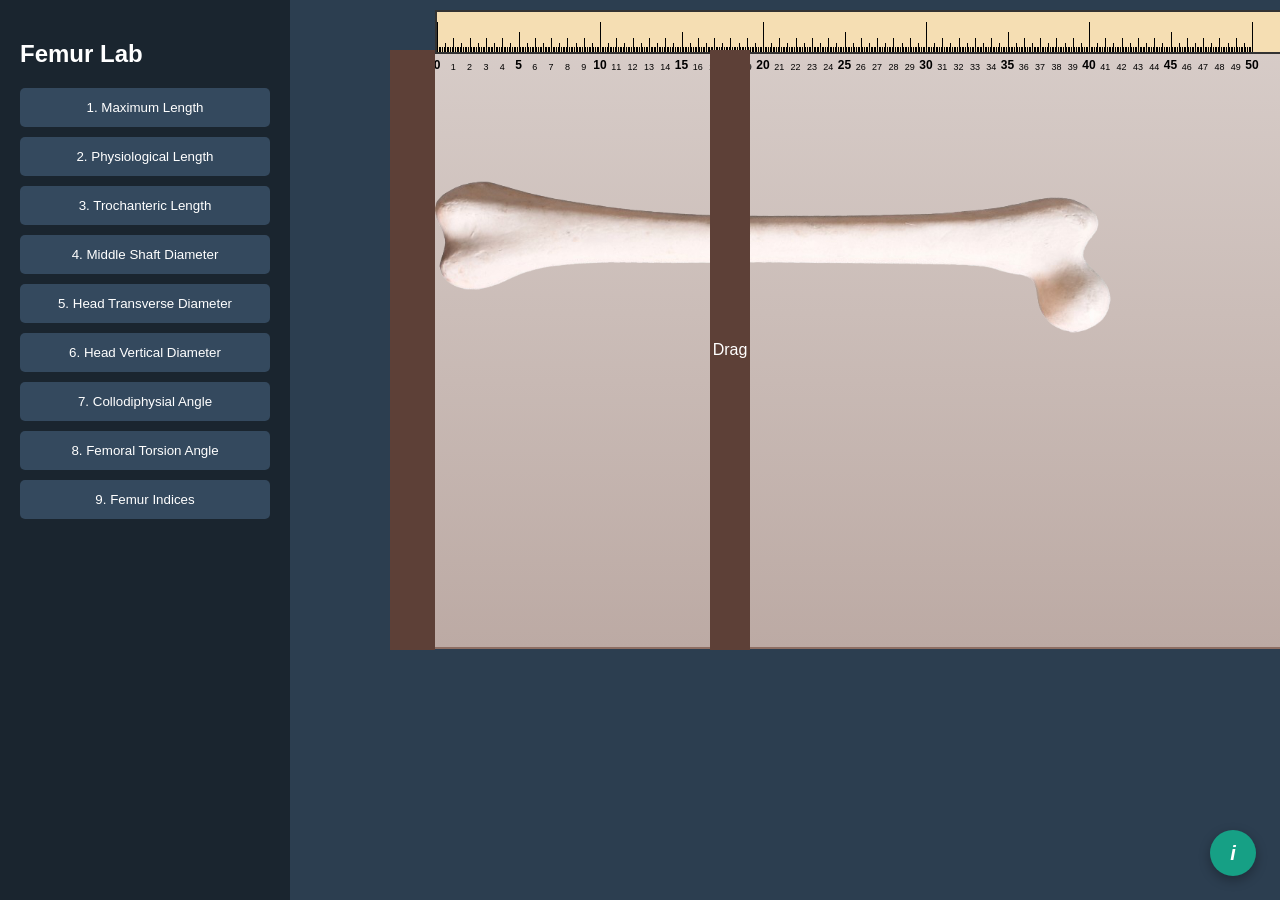
<file: simulation/index.html>
<!DOCTYPE html>
<html lang="en">
<head>
    <meta charset="UTF-8">
    <title>Osteometry of Femur Simulation</title>
    <meta name="viewport" content="width=device-width, initial-scale=1.0">
    <link rel="stylesheet" href="css/femur.css">
</head>
<body>

<!-- ================= SIDEBAR ================= -->
<div id="sidebar">
    <h2>Femur Lab</h2>

    <button class="nav-btn active" onclick="setMode('max_length', event)">
        1. Maximum Length
    </button>

    <button class="nav-btn" onclick="setMode('physio_length', event)">
        2. Physiological Length
    </button>

    <button class="nav-btn" onclick="setMode('troch_length', event)">
        3. Trochanteric Length
    </button>

    <button class="nav-btn" onclick="setMode('shaft_diam', event)">
        4. Middle Shaft Diameter
    </button>

    <button class="nav-btn" onclick="setMode('head_trans', event)">
        5. Head Transverse Diameter
    </button>

    <button class="nav-btn" onclick="setMode('head_vert', event)">
        6. Head Vertical Diameter
    </button>

    <button class="nav-btn" onclick="setMode('angle_neck', event)">
        7. Collodiphysial Angle
    </button>

    <button class="nav-btn" onclick="setMode('angle_torsion', event)">
        8. Femoral Torsion Angle
    </button>

        <button class="nav-btn" onclick="setMode('femur_indices', event)">
        9. Femur Indices
    </button>

</div>

<!-- ================= WORKSPACE ================= -->
<div id="workspace">

    <!-- FEMUR IMAGE -->
    <img id="bone" src="images/femur.png" alt="Femur Bone">

    <!-- Osteometric Board -->
    <div id="tool-board">
        <div id="fixed-wall" class="board-wall"></div>
        <div id="board-surface"></div>
        <div id="movable-wall" class="board-wall">Drag</div>
        
        <div id="scale">
    <!-- ticks will be generated by JS -->
        </div>
    </div>

    <!-- REALISTIC SLIDING CALIPER -->
    <div id="tool-caliper">

        <!-- Main scale -->
        <div id="caliper-body">

            <!-- fixed jaw -->
            <div class="jaw fixed-jaw">
                <div class="jaw-top"></div>
                <div class="jaw-bottom"></div>
            </div>

            <!-- ruler -->
            <div id="caliper-ruler">

                <div class="caliper-scale"></div>

            </div>
            <!-- movable slider -->
            <div class="slider" id="caliper-slider">

                <div class="jaw movable-jaw">
                    <div class="jaw-top"></div>
                    <div class="jaw-bottom"></div>
                </div>

                <div class="slider-body"></div>

            </div>

        </div>

    </div>

    <!-- REALISTIC GONIOMETER -->
    <div id="tool-goniometer">

        <div id="goniometer">

            <!-- Protractor -->
            <div id="gonio-protractor">

                <!-- scale markings generated by JS -->
                <div id="gonio-scale"></div>

            </div>

            <!-- center pivot -->
            <div class="gonio-center" id="gonio-center"></div>

            <!-- fixed arm -->
            <div class="gonio-arm fixed-arm" id="gonio-arm-1"></div>

            <!-- movable arm -->
            <div class="gonio-arm movable-arm" id="gonio-arm-2"></div>

        </div>

    </div>

</div>

<!-- ================= FEMUR INDICES ================= -->
<div id="tool-indices">

    <h2>Femur Indices Calculator</h2>

    <!-- ===================================== -->
    <!-- Shaft Slenderness Index -->
    <!-- ===================================== -->

    <div class="index-block">

        <h3>Shaft Slenderness Index</h3>
        <div class="formula-title">
            Formula:
            <span class="formula-text">
                Middle Shaft Diameter × 100 / Maximum Length
            </span>
        </div>

        <div class="formula">

            <div class="fraction">

                <span class="top">
                    <input type="number"
                           id="slender_num1"
                           placeholder="____"
                           step="0.01">

                    × 100
                </span>

                <span class="bottom">
                    <input type="number"
                           id="slender_den1"
                           placeholder="____"
                           step="0.01">
                </span>

            </div>

            =

            <input type="text"
                   id="ans_slender_max"
                   readonly>

        </div>

    </div>

    <!-- ===================================== -->
    <!-- Shaft Slenderness Index Physiological -->
    <!-- ===================================== -->

    <div class="index-block">

        <h3>Shaft Slenderness Index (Physiological Length)</h3>

        <div class="formula-title">
            Formula:
            <span class="formula-text">
                Middle Shaft Diameter × 100 / Physiological Length
            </span>
        </div>
        <div class="formula">

            <div class="fraction">

                <span class="top">

                    <input type="number"
                           id="slender_num2"
                           placeholder="____"
                           step="0.01">

                    × 100

                </span>

                <span class="bottom">

                    <input type="number"
                           id="slender_den2"
                           placeholder="____"
                           step="0.01">

                </span>

            </div>

            =

            <input type="text"
                   id="ans_slender_phys"
                   readonly>

        </div>

    </div>

    <!-- ===================================== -->
    <!-- Physiological to Maximum -->
    <!-- ===================================== -->

    <div class="index-block">

        <h3>Physiological to Maximum Length Index</h3>
        <div class="formula-title">
            Formula:
            <span class="formula-text">
                Physiological Length × 100 / Maximum Length
            </span>
        </div>

        <div class="formula">

            <div class="fraction">

                <span class="top">

                    <input type="number"
                           id="phys_num"
                           placeholder="____"
                           step="0.01">

                    × 100

                </span>

                <span class="bottom">

                    <input type="number"
                           id="phys_den"
                           placeholder="____"
                           step="0.01">

                </span>

            </div>

            =

            <input type="text"
                   id="ans_phys_max"
                   readonly>

        </div>

    </div>

    <!-- ===================================== -->
    <!-- Trochanteric Proportion Max -->
    <!-- ===================================== -->

    <div class="index-block">

        <h3>Trochanteric Proportion Index (Max Length)</h3>
        <div class="formula-title">
            Formula:
            <span class="formula-text">
                Trochanteric Length × 100 / Maximum Length
            </span>
        </div>
        <div class="formula">

            <div class="fraction">

                <span class="top">

                    <input type="number"
                           id="troch_num1"
                           placeholder="____"
                           step="0.01">

                    × 100

                </span>

                <span class="bottom">

                    <input type="number"
                           id="troch_den1"
                           placeholder="____"
                           step="0.01">

                </span>

            </div>

            =

            <input type="text"
                   id="ans_troch_max"
                   readonly>

        </div>

    </div>

    <!-- ===================================== -->
    <!-- Trochanteric Proportion Physiological -->
    <!-- ===================================== -->

    <div class="index-block">

        <h3>Trochanteric Proportion Index (Physiological Length)</h3>
        <div class="formula-title">
            Formula:
            <span class="formula-text">
                Trochanteric Length × 100 / Physiological Length
            </span>
        </div>

        <div class="formula">

            <div class="fraction">

                <span class="top">

                    <input type="number"
                           id="troch_num2"
                           placeholder="____"
                           step="0.01">

                    × 100

                </span>

                <span class="bottom">

                    <input type="number"
                           id="troch_den2"
                           placeholder="____"
                           step="0.01">

                </span>

            </div>

            =

            <input type="text"
                   id="ans_troch_phys"
                   readonly>

        </div>

    </div>
    </div> 
   <div id="femurIndexFeedback" style="margin-top:20px;"></div>
</div>

<!-- ================= CONTROLS ================= -->
<div id="controls">
    <div id="instruction"></div>

    <div class="display-box">
        <span id="readout">0</span> 
        <span id="unit">cm</span>
    </div>

    <div id="feedback"></div>
</div>
<!-- ================= HELP / INFO BUTTON ================= -->
<button id="info-btn" onclick="document.getElementById('tool-help').classList.add('open')">i</button>

<div id="tool-help">
    <div id="tool-help-panel">
        <button id="tool-help-close" onclick="document.getElementById('tool-help').classList.remove('open')">&times;</button>

        <h2>How to Use This Lab</h2>

        <div class="help-section">
            <h3>General Rules</h3>
            <ul>
                <li>Select a measurement from the sidebar first — the correct tool loads automatically, and the instruction line above the display box tells you exactly what to measure for that mode.</li>
                <li>Each measurement page just shows a live reading as you move the tool — there's no correctness check here. Read the value and <strong>note it down</strong>; you'll need it later.</li>
                <li>The bone is <strong>locked in place</strong> during most measurements so it can't shift mid-reading. Double-click it to unlock/re-lock if a mode allows repositioning.</li>
                <li>Take measurements in the order the sidebar lists them — the final Indices step needs the values you recorded from every earlier step.</li>
                <li>Green/red feedback only appears on the <strong>Indices</strong> page, once you enter your recorded values into the formula boxes there.</li>
            </ul>
        </div>

        <div class="help-section">
            <h3>Osteometric Board <span class="tag">Length measurements</span></h3>
            <ol>
                <li>Lay the bone flat against the board with the end you're measuring from touching the <strong>fixed wall</strong>.</li>
                <li>Drag the <strong>movable wall</strong> until it just touches the far end point of the bone for that measurement (no gap, no overlap).</li>
                <li>Read the value from the scale or display box and note it down.</li>
            </ol>
        </div>

        <div class="help-section">
            <h3>Sliding Caliper <span class="tag">Width / diameter measurements</span></h3>
            <ol>
                <li>Drag the caliper body so the <strong>fixed jaw</strong> touches one side of the point you're measuring.</li>
                <li>Drag the <strong>movable slider</strong> until the moving jaw just touches the opposite side, along the axis named in the instruction line (e.g. transverse or vertical).</li>
                <li>Read the value and note it down.</li>
            </ol>
            <div class="note">The jaws should just contact the bone surface — don't compress it, and don't leave a gap.</div>
        </div>

        <div class="help-section">
            <h3>Tape <span class="tag">Curved / circumference measurements</span></h3>
            <ol>
                <li>The tape stays fixed in place — <strong>drag the bone</strong> so the point you're measuring lines up with the tape, not the other way round.</li>
                <li>Position the bone so the tape sits exactly along the curve or distance named in the instruction line.</li>
                <li>Read the value and note it down.</li>
            </ol>
        </div>

        <div class="help-section">
            <h3>Goniometer <span class="tag">Angle measurements</span></h3>
            <ol>
                <li>Drag the goniometer so its center pivot lines up with the joint or point named in the instruction line.</li>
                <li>Align the <strong>fixed arm</strong> along the first reference axis (usually the shaft).</li>
                <li>Drag the <strong>movable arm</strong> along the second reference axis until it matches the angle you're measuring.</li>
                <li>Read the angle in degrees and note it down.</li>
            </ol>
        </div>

        <div class="help-section">
            <h3>Indices / Calculations <span class="tag">Only page with feedback</span></h3>
            <ol>
                <li>Open the Indices page once you've recorded all the raw measurements it needs.</li>
                <li>Enter your recorded values into each formula box — the result calculates as you type.</li>
                <li>Each answer box turns <strong style="color:green;">green</strong> automatically if correct, <strong style="color:red;">red</strong> if not. Adjust your input values until every box is green.</li>
            </ol>
        </div>

    </div>
</div>
<script src="js/femur.js"></script>
<script src="../assets/js/iframeResize.js"></script>
        
        </body>
</html>
</file>
<file: simulation/css/femur.css>
body {
    margin: 0;
    font-family: Arial, sans-serif;
    display: flex;
    height: 100vh;
    background: #cac2c2;
}

/* Sidebar */
#sidebar {
    width: 250px;
    background: #1a252f;
    color: white;
    padding: 20px;
}

.nav-btn {
    width: 100%;
    padding: 12px;
    margin-bottom: 10px;
    background: #34495e;
    border: none;
    color: white;
    cursor: pointer;
    border-radius: 5px;
}

.nav-btn.active,
.nav-btn:hover {
    background: #16a085;
}

/* Workspace */
#workspace {
    flex: 1;
    position: relative;
    background: #2c3e50;
}

#bone {
    position: absolute;
    width: 700px;   /* IMPORTANT FIX */
    height: auto;

    left: 100px;
    top: 250px;

    pointer-events: auto;
    cursor: default;   /* locked by default */
    user-select: none;
    z-index: 1;
    transition: none;
}


/* Osteometric Board */
.board-wall {
    position: absolute;
    top: 50px;
    height: 600px;
    background: #5d4037;
    z-index: 3;

}

#fixed-wall {
    width: 45px;
    left: 100px;
    z-index: 3;

}

#movable-wall {
    width: 40px;
    left: 600px;
    cursor: col-resize;
    color: white;
    display: flex;
    align-items: center;
    justify-content: center;
}

/* Calipers */
#tool-caliper,
#tool-tape,
#tool-goniometer {
    display: none;
}

/* =========================
   REALISTIC CALIPER
========================= */

#tool-caliper {
    position: absolute;
    width: 900px;
    height: 220px;
    left: 120px;
    top: 180px;
    
}

/* Main body */
#caliper-body {
    position: relative;
    width: 700px;
    height: 120px;
}

/* Metal ruler */
#caliper-ruler {
    position: absolute;
    top: 58px;
    left: 60px;
    width: 560px;
    height: 8px;
    background: linear-gradient(
        to bottom,
        #dcdcdc,
        #9e9e9e
    );
    border: 1px solid #555;
}

/* Fixed jaw */
.fixed-jaw {
    position: absolute;
    left: 40px;
    top: 10px;
}

/* Movable slider */
.slider {
    position: absolute;
    left: 350px;
    top: 0;
    width: 80px;
    height: 120px;
    cursor: ew-resize;
}

/* Slider body */
.slider-body {
    position: absolute;
    top: 20px;
    left: 20px;
    width: 35px;
    height: 80px;
    background: linear-gradient(
        to bottom,
        #cfcfcf,
        #8c8c8c
    );

    border: 2px solid #555;
    border-radius: 6px;
}

/* Jaws */
.jaw {
    position: absolute;
    width: 40px;
    height: 100px;
}

/* upper jaw */
.jaw-top {
    position: absolute;
    width: 12px;
    height: 45px;
    background: #c0c0c0;
    border: 2px solid #555;
    left: 0;
    top: 0;
}

/* lower jaw */
.jaw-bottom {
    position: absolute;
    width: 12px;
    height: 55px;
    background: #c0c0c0;
    border: 2px solid #555;
    left: 0;
    bottom: 0;
}

/* movable jaw position */
.movable-jaw {
    position: absolute;
    left: 0;
    top: 10px;
}

/* ruler markings */
#caliper-ruler::before {
    content: "";
    position: absolute;
    inset: 0;

    background-image:
        repeating-linear-gradient(
            to right,

            /* empty */
            transparent 0px,
            transparent 9px,

            /* tick */
            black 9px,
            black 10px
        );
}
/* =========================
   CALIPER SCALE MARKINGS
========================= */

.caliper-scale {
    position: absolute;
    width: 100%;
    height: 100%;
}

/* ticks */
.cal-tick {
    position: absolute;
    bottom: 0;
    width: 1px;
    background: black;
}

/* small tick */
.cal-tick.small {
    height: 10px;
}

/* medium tick */
.cal-tick.medium {
    height: 16px;
}

/* large tick */
.cal-tick.large {
    height: 24px;
    width: 2px;
}

/* labels */
.cal-label {
    position: absolute;
    top: -18px;
    font-size: 11px;
    color: black;
    font-weight: bold;
}
/* Tape */
#tape-ring {
    position: absolute;
    width: 120px;
    height: 40px;
    border: 3px dashed orange;
    border-radius: 50%;
    cursor: move;
}

#tape-label {
    position: absolute;
    top: -25px;
    left: 20px;
    background: orange;
    color: white;
    padding: 2px 6px;
}

/* =========================
   REALISTIC GONIOMETER
========================= */

#tool-goniometer {
    position: absolute;
    width: 500px;
    height: 500px;
    display: none;
    z-index: 30;
}

#goniometer {
    position: absolute;

    width: 180px;
    height: 180px;

    left: 320px;
    top: 180px;

    cursor: move;
}

/* semicircle body */
#gonio-protractor {

    position: absolute;

    width: 180px;
    height: 180px;

    border-radius: 50%;

    border: 3px solid rgba(80,80,80,0.8);

    background:
        radial-gradient(
            circle,
            rgba(255,255,255,0.18),
            rgba(255,255,255,0.05)
        );

    backdrop-filter: blur(1px);

    box-shadow:
        inset 0 0 15px rgba(255,255,255,0.25),
        0 4px 10px rgba(0,0,0,0.25);

    overflow: hidden;
}
/* scale container */
#gonio-scale {
    position: absolute;
    width: 100%;
    height: 100%;
}

/* center pivot */
.gonio-center {

    position: absolute;

    width: 18px;
    height: 18px;

    background: #111;

    border-radius: 50%;

    left: 80px;
    top: 80px;

    z-index: 50;
}

/* arms */
.gonio-arm {

    position: absolute;

    width: 140px;
    height: 6px;

    left: 90px;
    top: 87px;

    border-radius: 4px;

    background:
        linear-gradient(
            to bottom,
            #d9d9d9,
            #8c8c8c
        );

    border: 1px solid #555;

    transform-origin: left center;

    z-index: 40;
}

/* fixed arm */
.fixed-arm {
    transform: rotate(0deg);
}

/* movable arm */
.movable-arm {
    transform: rotate(45deg);
    cursor: grab;
}

/* prevent selection */
#gonio-scale div {
    user-select: none;
}
/* =========================
   GONIOMETER SCALE TICKS
========================= */

.gonio-tick {

    position: absolute;

    width: 2px;

    background: rgba(0,0,0,0.75);

    transform-origin: center bottom;

    z-index: 5;
}

/* degree labels */

.gonio-label {

    position: absolute;

    font-size: 10px;

    color: #111;

    font-weight: bold;

    transform: translate(-50%, -50%);

    z-index: 6;

    pointer-events: none;
}
/* Controls */
#controls {
    position: absolute;
    bottom: 20px;
    right: 20px;
    background: white;
    padding: 15px;
    border-radius: 6px;
    width: 300px;
}

.display-box {
    font-size: 24px;
    text-align: center;
    margin: 10px 0;
}

.btn-check {
    width: 100%;
    padding: 10px;
    background: green;
    color: white;
    border: none;
    cursor: pointer;
}

#tool-indices {
    display: none;
    position: absolute;
    top: 50%;
    left: 50%;
    transform: translate(-50%, -50%);
    background: white;
    padding: 25px;
    border-radius: 10px;
    box-shadow: 0 0 20px rgba(0,0,0,0.2);
    width: 400px;
}
#scale {
    position: absolute;
    top: 10px;
    left: 145px; /* starts just after fixed wall */
    width: 900px; /* 50 cm × 20px per cm */
    height: 40px;
    background: #f5deb3;
    border: 2px solid #333;
}

/* tick marks */
.tick {
    position: absolute;
    bottom: 0;
    width: 1px;
    background: black;
}

/* small ticks (every 1 cm) */
.tick.small {
    height: 10px;
}

/* big ticks (every 5 cm) */
.tick.medium {
    height: 20px;
}

/* label ticks (every 10 cm) */
.tick.large {
    height: 30px;
}

.tick-label {
    position: absolute;
    bottom: -20px;
    font-size: 12px;
}
#board-surface {
    position: absolute;
    top: 45px;
    left: 145px;              /* just after fixed wall */
    height: 600px;
    width: 900px;

    background: linear-gradient(
        to bottom,
        #d7ccc8,
        #bcaaa4
    );

    border-top: 2px solid #8d6e63;
    border-bottom: 2px solid #8d6e63;

    z-index: 0;
}
/* =========================
   LAYER FIXES
========================= */


#bone {
    z-index: 1;
}

#tool-caliper {
    z-index: 20;
}

#caliper-body,
#caliper-slider,
#caliper-ruler,
.slider-body,
.jaw {
    z-index: 25;
}

#tool-goniometer {
    z-index: 20;
}

#controls {
    z-index: 50;
}

#tool-indices {
    z-index: 100;
}
/* =========================
   FEMUR INDICES STYLING
========================= */

#tool-indices {

    display: none;

    position: absolute;

    top: 50%;
    left: 50%;

    transform: translate(-50%, -50%);

    width: 700px;
    max-height: 85vh;

    overflow-y: auto;

    background: #ffffff;

    padding: 25px;

    border-radius: 12px;

    box-shadow: 0 0 25px rgba(0,0,0,0.25);

    z-index: 100;
}

#tool-indices h2 {

    margin-top: 0;

    text-align: center;

    color: #2c3e50;
}

.index-block {

    margin-bottom: 25px;

    padding: 15px;

    border-radius: 10px;

    background: #f7f7f7;

    border: 1px solid #ddd;
}

.index-block h3 {

    margin-top: 0;

    font-size: 18px;

    color: #34495e;
}
.formula-title {

    margin-bottom: 12px;

    padding: 10px 14px;

    background: #eef3f7;

    border-left: 5px solid #16a085;

    border-radius: 6px;

    font-size: 15px;

    font-weight: bold;

    color: #2c3e50;
}

.formula-text {

    font-weight: normal;

    color: #34495e;
}
.formula {

    font-size: 24px;

    display: flex;

    align-items: center;

    gap: 15px;

    flex-wrap: wrap;
}

.fraction {

    display: inline-block;

    text-align: center;

    vertical-align: middle;
}

.fraction .top {

    display: block;

    border-bottom: 2px solid black;

    padding: 8px;
}

.fraction .bottom {

    display: block;

    padding: 8px;
}

#tool-indices input {

    width: 100px;

    padding: 8px;

    font-size: 18px;

    text-align: center;

    border: 1px solid #999;

    border-radius: 6px;
}

#tool-indices input[readonly] {

    background: #ecf0f1;

    font-weight: bold;

    color: #2c3e50;
}
/* =========================
   HELP / INFO BUTTON + MODAL
========================= */

#info-btn {
    position: fixed;
    bottom: 24px;
    right: 24px;
    width: 46px;
    height: 46px;
    border-radius: 50%;
    background: #16a085;
    color: white;
    border: none;
    font-size: 20px;
    font-weight: bold;
    font-style: italic;
    cursor: pointer;
    box-shadow: 0 4px 12px rgba(0,0,0,0.3);
    z-index: 200;
}
#info-btn:hover {
    background: #138d75;
}

#tool-help {
    display: none;
    position: fixed;
    inset: 0;
    background: rgba(0,0,0,0.45);
    z-index: 150;
    align-items: center;
    justify-content: center;
}
#tool-help.open {
    display: flex;
}

#tool-help-panel {
    background: #ffffff;
    width: 760px;
    max-width: 92vw;
    max-height: 88vh;
    overflow-y: auto;
    border-radius: 12px;
    padding: 30px 34px;
    box-shadow: 0 0 25px rgba(0,0,0,0.35);
    position: relative;
}

#tool-help-close {
    position: absolute;
    top: 16px;
    right: 18px;
    background: #eee;
    border: none;
    width: 30px;
    height: 30px;
    border-radius: 50%;
    cursor: pointer;
    font-size: 16px;
}

#tool-help-panel h2 {
    margin-top: 0;
    color: #1a252f;
    border-bottom: 3px solid #16a085;
    padding-bottom: 10px;
}

.help-section {
    margin-bottom: 22px;
    padding: 16px 18px;
    background: #f7f7f7;
    border: 1px solid #ddd;
    border-left: 5px solid #16a085;
    border-radius: 8px;
}
.help-section h3 {
    margin-top: 0;
    color: #34495e;
    font-size: 16px;
}
.help-section ol,
.help-section ul {
    margin: 8px 0 0 0;
    padding-left: 20px;
}
.help-section li {
    margin-bottom: 6px;
    line-height: 1.5;
}

.tag {
    display: inline-block;
    font-size: 11px;
    font-weight: bold;
    color: white;
    background: #34495e;
    padding: 2px 8px;
    border-radius: 10px;
    margin-left: 6px;
    vertical-align: middle;
}

.note {
    background: #eef3f7;
    border-left: 4px solid #2980b9;
    padding: 8px 12px;
    border-radius: 6px;
    font-size: 13px;
    margin-top: 10px;
}
</file>
<file: experiment/simulation/css/femur.css>
body {
    margin: 0;
    font-family: Arial, sans-serif;
    display: flex;
    height: 100vh;
    background: #cac2c2;
}

/* Sidebar */
#sidebar {
    width: 250px;
    background: #1a252f;
    color: white;
    padding: 20px;
}

.nav-btn {
    width: 100%;
    padding: 12px;
    margin-bottom: 10px;
    background: #34495e;
    border: none;
    color: white;
    cursor: pointer;
    border-radius: 5px;
}

.nav-btn.active,
.nav-btn:hover {
    background: #16a085;
}

/* Workspace */
#workspace {
    flex: 1;
    position: relative;
    background: #2c3e50;
}

#bone {
    position: absolute;
    width: 700px;   /* IMPORTANT FIX */
    height: auto;

    left: 100px;
    top: 250px;

    pointer-events: auto;
    cursor: default;   /* locked by default */
    user-select: none;
    z-index: 1;
    transition: none;
}


/* Osteometric Board */
.board-wall {
    position: absolute;
    top: 50px;
    height: 600px;
    background: #5d4037;
    z-index: 3;

}

#fixed-wall {
    width: 45px;
    left: 100px;
    z-index: 3;

}

#movable-wall {
    width: 40px;
    left: 600px;
    cursor: col-resize;
    color: white;
    display: flex;
    align-items: center;
    justify-content: center;
}

/* Calipers */
#tool-caliper,
#tool-tape,
#tool-goniometer {
    display: none;
}

/* =========================
   REALISTIC CALIPER
========================= */

#tool-caliper {
    position: absolute;
    width: 900px;
    height: 220px;
    left: 120px;
    top: 180px;
    
}

/* Main body */
#caliper-body {
    position: relative;
    width: 700px;
    height: 120px;
}

/* Metal ruler */
#caliper-ruler {
    position: absolute;
    top: 58px;
    left: 60px;
    width: 560px;
    height: 8px;
    background: linear-gradient(
        to bottom,
        #dcdcdc,
        #9e9e9e
    );
    border: 1px solid #555;
}

/* Fixed jaw */
.fixed-jaw {
    position: absolute;
    left: 40px;
    top: 10px;
}

/* Movable slider */
.slider {
    position: absolute;
    left: 350px;
    top: 0;
    width: 80px;
    height: 120px;
    cursor: ew-resize;
}

/* Slider body */
.slider-body {
    position: absolute;
    top: 20px;
    left: 20px;
    width: 35px;
    height: 80px;
    background: linear-gradient(
        to bottom,
        #cfcfcf,
        #8c8c8c
    );

    border: 2px solid #555;
    border-radius: 6px;
}

/* Jaws */
.jaw {
    position: absolute;
    width: 40px;
    height: 100px;
}

/* upper jaw */
.jaw-top {
    position: absolute;
    width: 12px;
    height: 45px;
    background: #c0c0c0;
    border: 2px solid #555;
    left: 0;
    top: 0;
}

/* lower jaw */
.jaw-bottom {
    position: absolute;
    width: 12px;
    height: 55px;
    background: #c0c0c0;
    border: 2px solid #555;
    left: 0;
    bottom: 0;
}

/* movable jaw position */
.movable-jaw {
    position: absolute;
    left: 0;
    top: 10px;
}

/* ruler markings */
#caliper-ruler::before {
    content: "";
    position: absolute;
    inset: 0;

    background-image:
        repeating-linear-gradient(
            to right,

            /* empty */
            transparent 0px,
            transparent 9px,

            /* tick */
            black 9px,
            black 10px
        );
}
/* =========================
   CALIPER SCALE MARKINGS
========================= */

.caliper-scale {
    position: absolute;
    width: 100%;
    height: 100%;
}

/* ticks */
.cal-tick {
    position: absolute;
    bottom: 0;
    width: 1px;
    background: black;
}

/* small tick */
.cal-tick.small {
    height: 10px;
}

/* medium tick */
.cal-tick.medium {
    height: 16px;
}

/* large tick */
.cal-tick.large {
    height: 24px;
    width: 2px;
}

/* labels */
.cal-label {
    position: absolute;
    top: -18px;
    font-size: 11px;
    color: black;
    font-weight: bold;
}
/* Tape */
#tape-ring {
    position: absolute;
    width: 120px;
    height: 40px;
    border: 3px dashed orange;
    border-radius: 50%;
    cursor: move;
}

#tape-label {
    position: absolute;
    top: -25px;
    left: 20px;
    background: orange;
    color: white;
    padding: 2px 6px;
}

/* =========================
   REALISTIC GONIOMETER
========================= */

#tool-goniometer {
    position: absolute;
    width: 500px;
    height: 500px;
    display: none;
    z-index: 30;
}

#goniometer {
    position: absolute;

    width: 180px;
    height: 180px;

    left: 320px;
    top: 180px;

    cursor: move;
}

/* semicircle body */
#gonio-protractor {

    position: absolute;

    width: 180px;
    height: 180px;

    border-radius: 50%;

    border: 3px solid rgba(80,80,80,0.8);

    background:
        radial-gradient(
            circle,
            rgba(255,255,255,0.18),
            rgba(255,255,255,0.05)
        );

    backdrop-filter: blur(1px);

    box-shadow:
        inset 0 0 15px rgba(255,255,255,0.25),
        0 4px 10px rgba(0,0,0,0.25);

    overflow: hidden;
}
/* scale container */
#gonio-scale {
    position: absolute;
    width: 100%;
    height: 100%;
}

/* center pivot */
.gonio-center {

    position: absolute;

    width: 18px;
    height: 18px;

    background: #111;

    border-radius: 50%;

    left: 80px;
    top: 80px;

    z-index: 50;
}

/* arms */
.gonio-arm {

    position: absolute;

    width: 140px;
    height: 6px;

    left: 90px;
    top: 87px;

    border-radius: 4px;

    background:
        linear-gradient(
            to bottom,
            #d9d9d9,
            #8c8c8c
        );

    border: 1px solid #555;

    transform-origin: left center;

    z-index: 40;
}

/* fixed arm */
.fixed-arm {
    transform: rotate(0deg);
}

/* movable arm */
.movable-arm {
    transform: rotate(45deg);
    cursor: grab;
}

/* prevent selection */
#gonio-scale div {
    user-select: none;
}
/* =========================
   GONIOMETER SCALE TICKS
========================= */

.gonio-tick {

    position: absolute;

    width: 2px;

    background: rgba(0,0,0,0.75);

    transform-origin: center bottom;

    z-index: 5;
}

/* degree labels */

.gonio-label {

    position: absolute;

    font-size: 10px;

    color: #111;

    font-weight: bold;

    transform: translate(-50%, -50%);

    z-index: 6;

    pointer-events: none;
}
/* Controls */
#controls {
    position: absolute;
    bottom: 20px;
    right: 20px;
    background: white;
    padding: 15px;
    border-radius: 6px;
    width: 300px;
}

.display-box {
    font-size: 24px;
    text-align: center;
    margin: 10px 0;
}

.btn-check {
    width: 100%;
    padding: 10px;
    background: green;
    color: white;
    border: none;
    cursor: pointer;
}

#tool-indices {
    display: none;
    position: absolute;
    top: 50%;
    left: 50%;
    transform: translate(-50%, -50%);
    background: white;
    padding: 25px;
    border-radius: 10px;
    box-shadow: 0 0 20px rgba(0,0,0,0.2);
    width: 400px;
}
#scale {
    position: absolute;
    top: 10px;
    left: 145px; /* starts just after fixed wall */
    width: 900px; /* 50 cm × 20px per cm */
    height: 40px;
    background: #f5deb3;
    border: 2px solid #333;
}

/* tick marks */
.tick {
    position: absolute;
    bottom: 0;
    width: 1px;
    background: black;
}

/* small ticks (every 1 cm) */
.tick.small {
    height: 10px;
}

/* big ticks (every 5 cm) */
.tick.medium {
    height: 20px;
}

/* label ticks (every 10 cm) */
.tick.large {
    height: 30px;
}

.tick-label {
    position: absolute;
    bottom: -20px;
    font-size: 12px;
}
#board-surface {
    position: absolute;
    top: 45px;
    left: 145px;              /* just after fixed wall */
    height: 600px;
    width: 900px;

    background: linear-gradient(
        to bottom,
        #d7ccc8,
        #bcaaa4
    );

    border-top: 2px solid #8d6e63;
    border-bottom: 2px solid #8d6e63;

    z-index: 0;
}
/* =========================
   LAYER FIXES
========================= */


#bone {
    z-index: 1;
}

#tool-caliper {
    z-index: 20;
}

#caliper-body,
#caliper-slider,
#caliper-ruler,
.slider-body,
.jaw {
    z-index: 25;
}

#tool-goniometer {
    z-index: 20;
}

#controls {
    z-index: 50;
}

#tool-indices {
    z-index: 100;
}
/* =========================
   FEMUR INDICES STYLING
========================= */

#tool-indices {

    display: none;

    position: absolute;

    top: 50%;
    left: 50%;

    transform: translate(-50%, -50%);

    width: 700px;
    max-height: 85vh;

    overflow-y: auto;

    background: #ffffff;

    padding: 25px;

    border-radius: 12px;

    box-shadow: 0 0 25px rgba(0,0,0,0.25);

    z-index: 100;
}

#tool-indices h2 {

    margin-top: 0;

    text-align: center;

    color: #2c3e50;
}

.index-block {

    margin-bottom: 25px;

    padding: 15px;

    border-radius: 10px;

    background: #f7f7f7;

    border: 1px solid #ddd;
}

.index-block h3 {

    margin-top: 0;

    font-size: 18px;

    color: #34495e;
}
.formula-title {

    margin-bottom: 12px;

    padding: 10px 14px;

    background: #eef3f7;

    border-left: 5px solid #16a085;

    border-radius: 6px;

    font-size: 15px;

    font-weight: bold;

    color: #2c3e50;
}

.formula-text {

    font-weight: normal;

    color: #34495e;
}
.formula {

    font-size: 24px;

    display: flex;

    align-items: center;

    gap: 15px;

    flex-wrap: wrap;
}

.fraction {

    display: inline-block;

    text-align: center;

    vertical-align: middle;
}

.fraction .top {

    display: block;

    border-bottom: 2px solid black;

    padding: 8px;
}

.fraction .bottom {

    display: block;

    padding: 8px;
}

#tool-indices input {

    width: 100px;

    padding: 8px;

    font-size: 18px;

    text-align: center;

    border: 1px solid #999;

    border-radius: 6px;
}

#tool-indices input[readonly] {

    background: #ecf0f1;

    font-weight: bold;

    color: #2c3e50;
}
/* =========================
   HELP / INFO BUTTON + MODAL
========================= */

#info-btn {
    position: fixed;
    bottom: 24px;
    right: 24px;
    width: 46px;
    height: 46px;
    border-radius: 50%;
    background: #16a085;
    color: white;
    border: none;
    font-size: 20px;
    font-weight: bold;
    font-style: italic;
    cursor: pointer;
    box-shadow: 0 4px 12px rgba(0,0,0,0.3);
    z-index: 200;
}
#info-btn:hover {
    background: #138d75;
}

#tool-help {
    display: none;
    position: fixed;
    inset: 0;
    background: rgba(0,0,0,0.45);
    z-index: 150;
    align-items: center;
    justify-content: center;
}
#tool-help.open {
    display: flex;
}

#tool-help-panel {
    background: #ffffff;
    width: 760px;
    max-width: 92vw;
    max-height: 88vh;
    overflow-y: auto;
    border-radius: 12px;
    padding: 30px 34px;
    box-shadow: 0 0 25px rgba(0,0,0,0.35);
    position: relative;
}

#tool-help-close {
    position: absolute;
    top: 16px;
    right: 18px;
    background: #eee;
    border: none;
    width: 30px;
    height: 30px;
    border-radius: 50%;
    cursor: pointer;
    font-size: 16px;
}

#tool-help-panel h2 {
    margin-top: 0;
    color: #1a252f;
    border-bottom: 3px solid #16a085;
    padding-bottom: 10px;
}

.help-section {
    margin-bottom: 22px;
    padding: 16px 18px;
    background: #f7f7f7;
    border: 1px solid #ddd;
    border-left: 5px solid #16a085;
    border-radius: 8px;
}
.help-section h3 {
    margin-top: 0;
    color: #34495e;
    font-size: 16px;
}
.help-section ol,
.help-section ul {
    margin: 8px 0 0 0;
    padding-left: 20px;
}
.help-section li {
    margin-bottom: 6px;
    line-height: 1.5;
}

.tag {
    display: inline-block;
    font-size: 11px;
    font-weight: bold;
    color: white;
    background: #34495e;
    padding: 2px 8px;
    border-radius: 10px;
    margin-left: 6px;
    vertical-align: middle;
}

.note {
    background: #eef3f7;
    border-left: 4px solid #2980b9;
    padding: 8px 12px;
    border-radius: 6px;
    font-size: 13px;
    margin-top: 10px;
}
</file>
